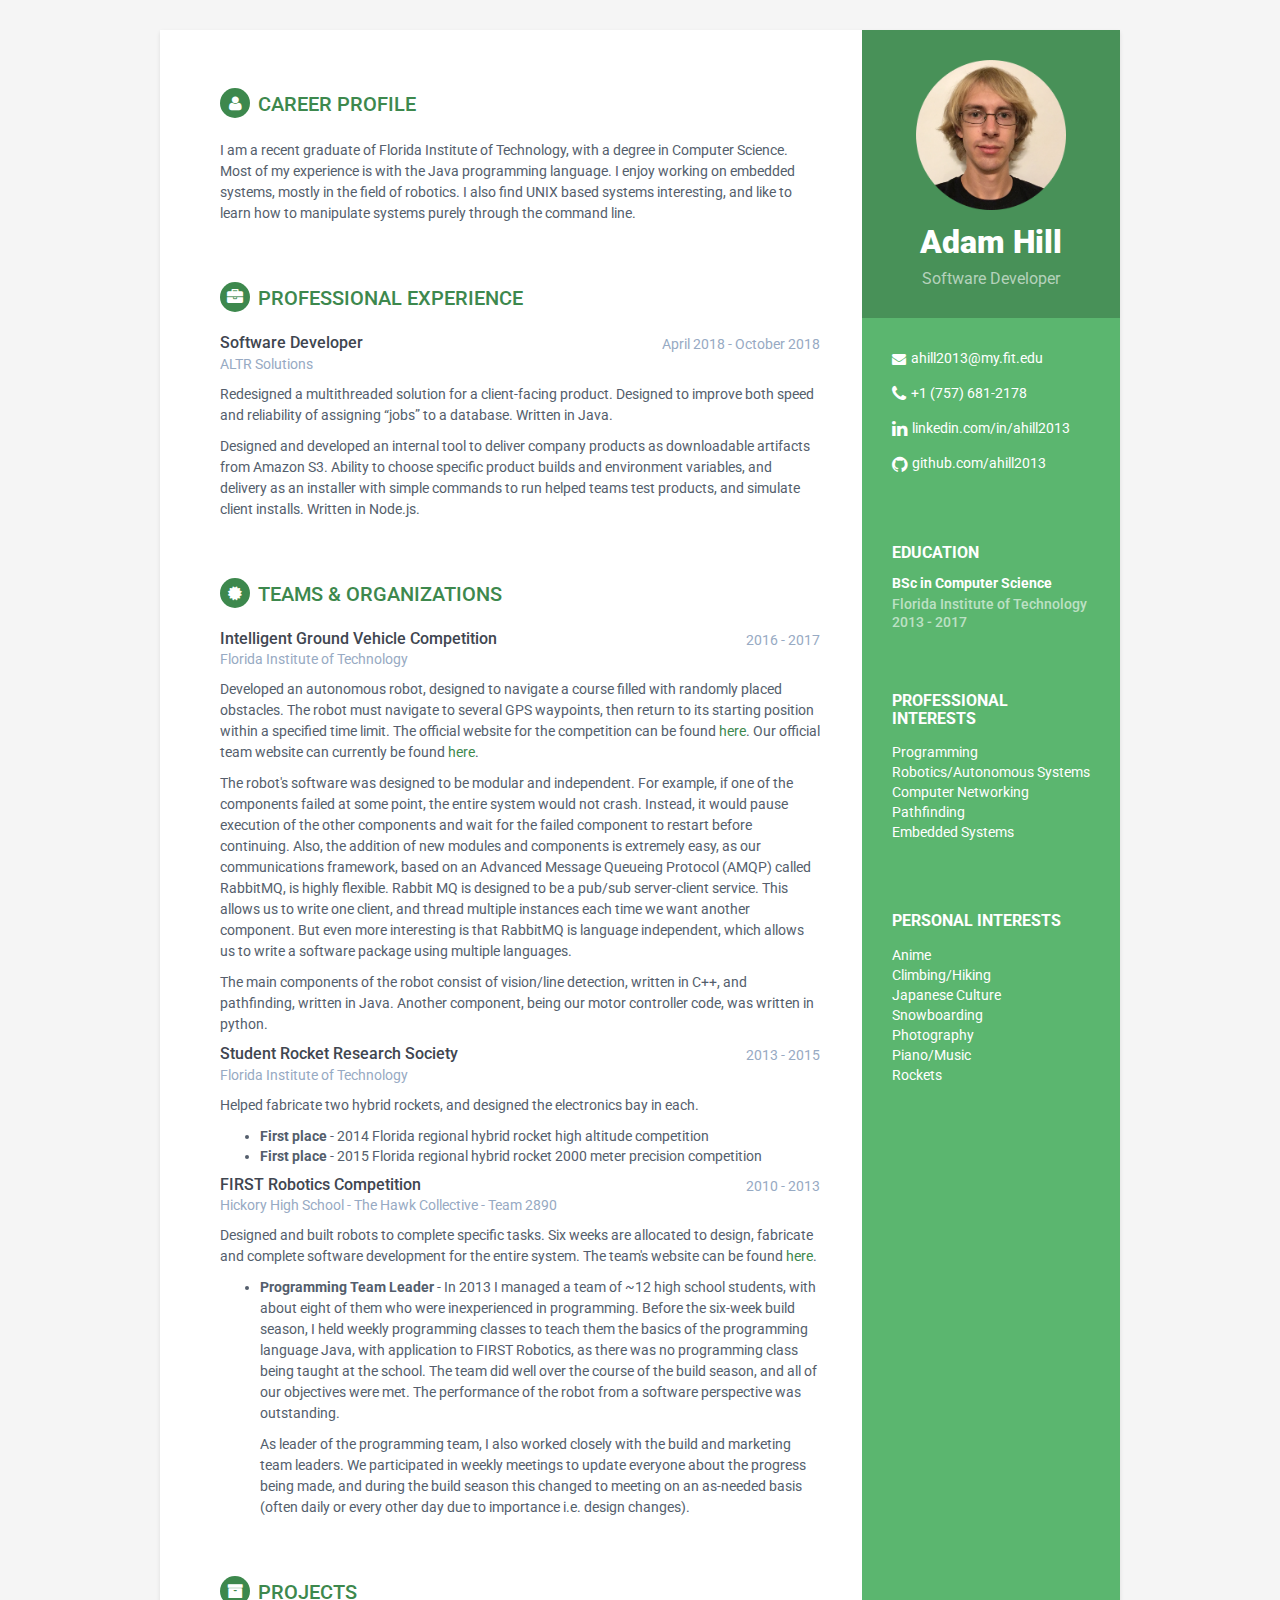
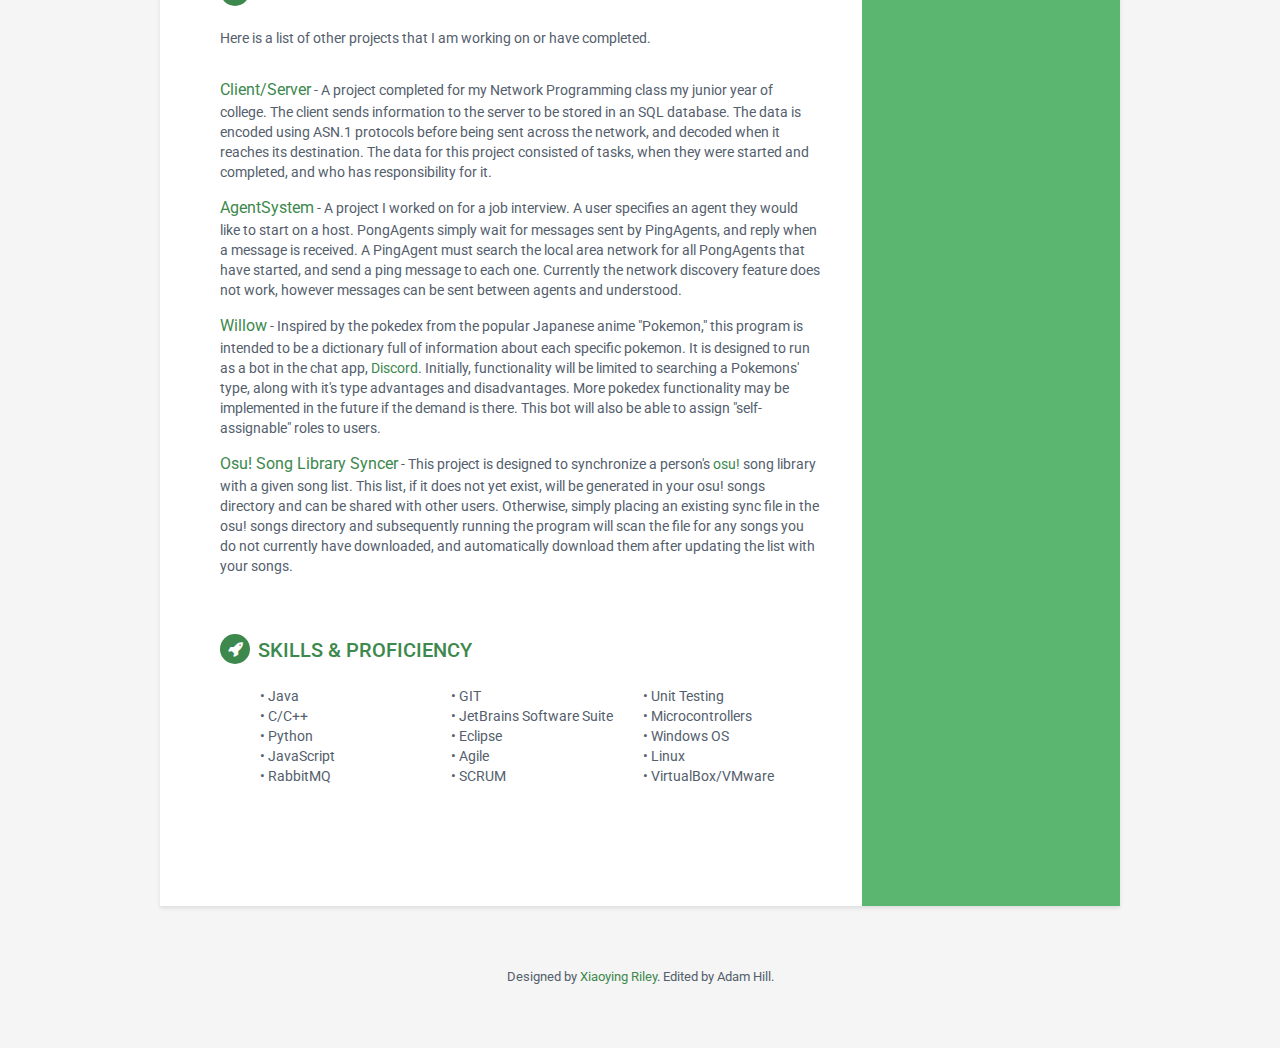
<file: index.html>
<!DOCTYPE html>
<!--[if IE 8]> <html lang="en" class="ie8"> <![endif]-->  
<!--[if IE 9]> <html lang="en" class="ie9"> <![endif]-->  
<!--[if !IE]><!--> <html lang="en"> <!--<![endif]-->  
<head>
    <title>Adam Hill</title>
    <!-- Meta -->
    <meta charset="utf-8">
    <meta http-equiv="X-UA-Compatible" content="IE=edge">
    <meta name="viewport" content="width=device-width, initial-scale=1.0">
    <meta name="description" content="Adam Hill's Resume/Professional Website">
    <meta name="author" content="Xiaoying Riley at 3rd Wave Media, Adam Hill">
    <link rel="shortcut icon" href="favicon.ico">
    <link href='https://fonts.googleapis.com/css?family=Roboto:400,500,400italic,300italic,300,500italic,700,700italic,900,900italic' rel='stylesheet' type='text/css'>
    <!-- Global CSS -->
    <link rel="stylesheet" href="assets/plugins/bootstrap/css/bootstrap.min.css">
    <!-- Plugins CSS -->
    <link rel="stylesheet" href="assets/plugins/font-awesome/css/font-awesome.css">
    
    <!-- Theme CSS -->
    <link id="theme-style" rel="stylesheet" href="assets/css/styles-3.css">
    <!-- HTML5 shim and Respond.js for IE8 support of HTML5 elements and media queries -->
    <!--[if lt IE 9]>
      <script src="https://oss.maxcdn.com/html5shiv/3.7.2/html5shiv.min.js"></script>
      <script src="https://oss.maxcdn.com/respond/1.4.2/respond.min.js"></script>
    <![endif]-->
</head>

<body>
    <div class="wrapper">
        <div class="sidebar-wrapper">
            <div class="profile-container">
                <img class="profile" src="assets/images/profile.png" alt="Profile picture" style="width:150px;height:150px;">
                <h1 class="name">Adam Hill</h1>
                <h3 class="tagline">Software Developer</h3>
            </div><!--//profile-container-->
            
            <div class="contact-container container-block">
                <ul class="list-unstyled contact-list">
                    <li class="email"><i class="fa fa-envelope"></i><a href="mailto: ahill2013@my.fit.edu">ahill2013@my.fit.edu</a></li>
                    <li class="phone"><i class="fa fa-phone"></i><a href="tel:+1 (757) 681-2178">+1 (757) 681-2178</a></li>
                    <!--<li class="website"><i class="fa fa-globe"></i><a href="http://themes.3rdwavemedia.com/website-templates/free-responsive-website-template-for-developers/" target="_blank">portfoliosite.com</a></li>-->
                    <li class="linkedin"><i class="fa fa-linkedin"></i><a href="https://www.linkedin.com/in/ahill2013" target="_blank">linkedin.com/in/ahill2013</a></li>
                    <li class="github"><i class="fa fa-github"></i><a href="https://github.com/ahill2013" target="_blank">github.com/ahill2013</a></li>
                    <!--<li class="twitter"><i class="fa fa-twitter"></i><a href="https://twitter.com/3rdwave_themes" target="_blank">@twittername</a></li>-->
                </ul>
            </div><!--//contact-container-->
            <div class="education-container container-block">
                <h2 class="container-block-title">Education</h2>
                <div class="item">
                    <h4 class="degree">BSc in Computer Science</h4>
                    <h5 class="meta">Florida Institute of Technology</h5>
                    <div class="time">2013 - 2017</div>
                </div><!--//item-->
                <!--<div class="item">-->
                    <!--<h4 class="degree">BSc in Applied Mathematics</h4>-->
                    <!--<h5 class="meta">Bristol University</h5>-->
                    <!--<div class="time">2007 - 2011</div>-->
                <!--</div>&lt;!&ndash;//item&ndash;&gt;-->
            </div><!--//education-container-->
            <!---->
            <!--<div class="languages-container container-block">-->
                <!--<h2 class="container-block-title">Languages</h2>-->
                <!--<ul class="list-unstyled interests-list">-->
                    <!--<li>English <span class="lang-desc">(Native)</span></li>-->
                    <!--<li>French <span class="lang-desc">(Professional)</span></li>-->
                    <!--<li>Spanish <span class="lang-desc">(Professional)</span></li>-->
                <!--</ul>-->
            <!--</div>&lt;!&ndash;//interests&ndash;&gt;-->
            
            <div class="professional-interests-container container-block">
                <h2 class="container-block-title">Professional Interests</h2>
                <ul class="list-unstyled professional-interests-list">
                    <li>Programming</li>
                    <li>Robotics/Autonomous Systems</li>
                    <li>Computer Networking</li>
                    <li>Pathfinding</li>
                    <li>Embedded Systems</li>
                </ul>
            </div><!--//professional-interests-->
            
            <div class="personal-interests-container container-block">
                <h2 class="container-block-title">Personal Interests</h2>
                <ul class="list-unstyled personal-interests-list">
                    <li>Anime</li>
                    <li>Climbing/Hiking</li>
                    <li>Japanese Culture</li>
                    <li>Snowboarding</li>
                    <li>Photography</li>
                    <li>Piano/Music</li>
                    <li>Rockets</li>
                </ul>
            </div><!--//personal-interests-->
            
        </div><!--//sidebar-wrapper-->
        
        <div class="main-wrapper">
            
            <section class="section summary-section">
                <h2 class="section-title"><i class="fa fa-user"></i>Career Profile</h2>
                <div class="summary">
                    <p>I am a recent graduate of Florida Institute of Technology, with a degree in Computer Science. Most of my experience is with the Java programming language. I enjoy working on embedded systems, mostly in the field of robotics. I also find UNIX based systems interesting, and like to learn how to manipulate systems purely through the command line.</p>
                </div><!--//summary-->
            </section><!--//section-->

            <section class="section jobs-section">
                <h2 class="section-title"><i class="fa fa-briefcase"></i>Professional Experience</h2>
                <div class="item">
                    <div class="meta">
                        <div class="upper-row">
                            <h3 class="job-title">Software Developer</h3>
                            <div class="time">April 2018 - October 2018</div>
                        </div>
                        <div class="company">ALTR Solutions</div>
                    </div>
                    <div class="details">
                        <p>Redesigned a multithreaded solution for a client-facing product. Designed to improve both speed and reliability of assigning “jobs” to a database. Written in Java.</p>
                        <p>Designed and developed an internal tool to deliver company products as downloadable artifacts from Amazon S3. Ability to choose specific product builds and environment variables, and delivery as an installer with simple commands to run helped teams test products, and simulate client installs. Written in Node.js.</p>
                    </div>
                </div>
            </section>
            
            <section class="section teams-section">
                <h2 class="section-title"><i class="fa fa-certificate"></i>Teams &amp; Organizations</h2>
                
                <div class="item">
                    <div class="meta">
                        <div class="upper-row">
                            <h3 class="job-title">Intelligent Ground Vehicle Competition</h3>
                            <div class="time">2016 - 2017</div>
                        </div><!--//upper-row-->
                        <div class="company">Florida Institute of Technology</div>
                    </div><!--//meta-->
                    <div class="details">
                        <p>Developed an autonomous robot, designed to navigate a course filled with randomly placed obstacles. The robot must navigate to several GPS waypoints, then return to its starting position within a specified time limit. The official website for the competition can be found <a href="http://www.igvc.org" target="_blank">here</a>. Our official team website can currently be found <a href="https://fit-igvc.github.io" target="_blank">here</a>.</p>  
                        <p>The robot's software was designed to be modular and independent. For example, if one of the components failed at some point, the entire system would not crash. Instead, it would pause execution of the other components and wait for the failed component to restart before continuing. Also, the addition of new modules and components is extremely easy, as our communications framework, based on an Advanced Message Queueing Protocol (AMQP) called RabbitMQ, is highly flexible. Rabbit MQ is designed to be a pub/sub server-client service. This allows us to write one client, and thread multiple instances each time we want another component. But even more interesting is that RabbitMQ is language independent, which allows us to write a software package using multiple languages.</p>
                        <p>The main components of the robot consist of vision/line detection, written in C++, and pathfinding, written in Java. Another component, being our motor controller code, was written in python.</p>
                    </div><!--//details-->
                </div><!--//item-->

                <div class="item">
                    <div class="meta">
                        <div class="upper-row">
                            <h3 class="job-title">Student Rocket Research Society</h3>
                            <div class="time">2013 - 2015</div>
                        </div><!--//upper-row-->
                        <div class="company">Florida Institute of Technology</div>
                    </div><!--//meta-->
                    <div class="details">
                        <p>Helped fabricate two hybrid rockets, and designed the electronics bay in each.</p>
                        <ul style="list-style-type:disc">
                            <li><b>First place</b> - 2014 Florida regional hybrid rocket high altitude competition</li>
                            <li><b>First place</b> - 2015 Florida regional hybrid rocket 2000 meter precision competition</li>
                        </ul>
                        
                    </div><!--//details-->
                </div><!--//item-->
                
                <div class="item">
                    <div class="meta">
                        <div class="upper-row">
                            <h3 class="job-title">FIRST Robotics Competition</h3>
                            <div class="time">2010 - 2013</div>
                        </div><!--//upper-row-->
                        <div class="company">Hickory High School - The Hawk Collective - Team 2890</div>
                    </div><!--//meta-->
                    <div class="details">
                        <p>Designed and built robots to complete specific tasks. Six weeks are allocated to design, fabricate and complete software development for the entire system. The team's website can be found <a href="http://hawkcollective2890.com/" target="_blank">here</a>.</p>
                        <ul style="list-style-type:disc">
                            <li>
                                <p><b>Programming Team Leader</b> - In 2013 I managed a team of ~12 high school students, with about eight of them who were inexperienced in programming. Before the six-week build season, I held weekly programming classes to teach them the basics of the programming language Java, with application to FIRST Robotics, as there was no programming class being taught at the school. The team did well over the course of the build season, and all of our objectives were met. The performance of the robot from a software perspective was outstanding.</p>
                                <p>As leader of the programming team, I also worked closely with the build and marketing team leaders. We participated in weekly meetings to update everyone about the progress being made, and during the build season this changed to meeting on an as-needed basis (often daily or every other day due to importance i.e. design changes).
                            </li>
                        </ul>
                    </div><!--//details-->
                </div><!--//item-->
                
            </section><!--//section-->
            
            <section class="section projects-section">
                <h2 class="section-title"><i class="fa fa-archive"></i>Projects</h2>
                <div class="intro">
                    <p>Here is a list of other projects that I am working on or have completed.</p>
                </div><!--//intro-->
                <div class="item">
                    <span class="project-title"><a href="https://github.com/ahill2013/cse4232" target="_blank">Client/Server</a></span> - <span class="project-tagline">A project completed for my Network Programming class my junior year of college. The client sends information to the server to be stored in an SQL database. The data is encoded using ASN.1 protocols before being sent across the network, and decoded when it reaches its destination. The data for this project consisted of tasks, when they were started and completed, and who has responsibility for it.</span>
                </div><!--//item-->
                <div class="item">
                    <span class="project-title"><a href="https://github.com/ahill2013/AgentSystem" target="_blank">AgentSystem</a></span> - <span class="project-tagline">A project I worked on for a job interview. A user specifies an agent they would like to start on a host. PongAgents simply wait for messages sent by PingAgents, and reply when a message is received. A PingAgent must search the local area network for all PongAgents that have started, and send a ping message to each one. Currently the network discovery feature does not work, however messages can be sent between agents and understood.</span>
                </div><!--//item-->
                <div class="item">
                    <span class="project-title"><a href="http://github.com/ahill2013/willow" target="_blank">Willow</a></span> - <span class="project-tagline">Inspired by the pokedex from the popular Japanese anime "Pokemon," this program is intended to be a dictionary full of information about each specific pokemon. It is designed to run as a bot in the chat app, <a href="https://discordapp.com/" target="_blank">Discord</a>. Initially, functionality will be limited to searching a Pokemons' type, along with it's type advantages and disadvantages. More pokedex functionality may be implemented in the future if the demand is there. This bot will also be able to assign "self-assignable" roles to users.</span>
                </div><!--//item-->
                <div class="item">
                    <span class="project-title"><a href="https://github.com/ahill2013/osu-library-syncer" target="_blank">Osu! Song Library Syncer</a></span> - <span class="project-tagline">This project is designed to synchronize a person's <a href="https://osu.ppy.sh" target="_blank">osu!</a> song library with a given song list. This list, if it does not yet exist, will be generated in your osu! songs directory and can be shared with other users. Otherwise, simply placing an existing sync file in the osu! songs directory and subsequently running the program will scan the file for any songs you do not currently have downloaded, and automatically download them after updating the list with your songs.</span>
                </div><!--//item-->
<!--                <div class="item">
                    <span class="project-title"><a href="http://themes.3rdwavemedia.com/website-templates/responsive-bootstrap-theme-for-mobile-apps-delta/" target="_blank">Delta</a></span> - <span class="project-tagline">A responsive Bootstrap one page theme designed to help app developers promote their mobile apps</span>
                </div><!--//item-->
            </section><!--//section-->
            
            <section class="skills-section section">
                <h2 class="section-title"><i class="fa fa-rocket"></i>Skills &amp; Proficiency</h2>
                <div class="skillset">
<!--                    <div class="item">
                        <h3 class="level-title">Python &amp; Django</h3>
                        <div class="level-bar">
                            <div class="level-bar-inner" data-level="98%">
                            </div>
                        </div><!--//level-bar-->
<!--                    </div><!--//item-->
                    
<!--                    <div class="item">
                        <h3 class="level-title">Javascript &amp; jQuery</h3>
                        <div class="level-bar">
                            <div class="level-bar-inner" data-level="98%">
                            </div>
                        </div><!--//level-bar-->                                 
<!--                    </div><!--//item-->
                    
<!--                    <div class="item">
                        <h3 class="level-title">Angular</h3>
                        <div class="level-bar">
                            <div class="level-bar-inner" data-level="98%">
                            </div>                                      
                        </div><!--//level-bar-->                                 
<!--                    </div><!--//item-->
                    
<!--                    <div class="item">
                        <h3 class="level-title">HTML5 &amp; CSS</h3>
                        <div class="level-bar">
                            <div class="level-bar-inner" data-level="95%">
                            </div>                                      
                        </div><!--//level-bar-->                                 
<!--                    </div><!--//item-->
                    
<!--                    <div class="item">
                        <h3 class="level-title">Ruby on Rails</h3>
                        <div class="level-bar">
                            <div class="level-bar-inner" data-level="85%">
                            </div>                                      
                        </div><!--//level-bar-->                                 
<!--                    </div><!--//item-->
                    
<!--                    <div class="item">
                        <h3 class="level-title">Sketch &amp; Photoshop</h3>
                        <div class="level-bar">
                            <div class="level-bar-inner" data-level="60%">
                            </div>                                      
                        </div><!--//level-bar-->                                 
<!--                    </div><!--//item-->
                    <ul>
                        <li>Java</li>
                        <li>C/C++</li>
                        <li>Python</li>
                        <li>JavaScript</li>
                        <li>RabbitMQ</li>
                        <li>GIT</li>
                        <li>JetBrains Software Suite</li>
                        <li>Eclipse</li>
                        <li>Agile</li>
                        <li>SCRUM</li>
                        <li>Unit Testing</li>
                        <li>Microcontrollers</li>
                        <li>Windows OS</li>
                        <li>Linux</li>
                        <li>VirtualBox/VMware</li>
                    </ul>
                </div>  
            </section><!--//skills-section-->
            
        </div><!--//main-body-->
    </div>
 
    <footer class="footer">
        <div class="text-center">
                <!--/* This template is released under the Creative Commons Attribution 3.0 License. Please keep the attribution link below when using for your own project. Thank you for your support. :) If you'd like to use the template without the attribution, you can check out other license options via our website: themes.3rdwavemedia.com */-->
                <small class="copyright">Designed <!--with <i class="fa fa-heart"></i> -->by <a href="http://themes.3rdwavemedia.com" target="_blank">Xiaoying Riley</a>. Edited by Adam Hill.</small>
        </div><!--//container-->
    </footer><!--//footer-->
 
    <!-- Javascript -->          
    <script type="text/javascript" src="assets/plugins/jquery-1.11.3.min.js"></script>
    <script type="text/javascript" src="assets/plugins/bootstrap/js/bootstrap.min.js"></script>    
    <!-- custom js -->
    <script type="text/javascript" src="assets/js/main.js"></script>            
</body>
</html>
</file>
<file: assets/css/styles-3.css>
/*   
 * Template Name: Orbit - Responsive Resume/CV Template for Developers
 * Version: 1.0
 * Author: Xiaoying Riley
 * Twitter: @3rdwave_themes
 * License: Creative Commons Attribution 3.0 License
 * Website: http://themes.3rdwavemedia.com/
*/
/* styles-3.css */
/* ======= Base ======= */
body {
  font-family: 'Roboto', sans-serif;
  color: #545E6C;
  background: #f5f5f5;
  font-size: 14px;
  padding: 30px;
  -webkit-font-smoothing: antialiased;
  -moz-osx-font-smoothing: grayscale;
}
h1,
h2,
h3,
h4,
h5,
h6 {
  font-weight: 700;
}
a {
  color: #3d884d;
  -webkit-transition: all 0.4s ease-in-out;
  -moz-transition: all 0.4s ease-in-out;
  -ms-transition: all 0.4s ease-in-out;
  -o-transition: all 0.4s ease-in-out;
}
a:hover {
  text-decoration: underline;
  color: #25532f;
}
a:focus {
  text-decoration: none;
}
p {
  line-height: 1.5;
}
.wrapper {
  background: #5BB66F;
  max-width: 960px;
  margin: 0 auto;
  position: relative;
  -webkit-box-shadow: 0px 2px 4px rgba(0, 0, 0, 0.1);
  -moz-box-shadow: 0px 2px 4px rgba(0, 0, 0, 0.1);
  box-shadow: 0px 2px 4px rgba(0, 0, 0, 0.1);
}
.sidebar-wrapper {
  background: #5BB66F;
  position: absolute;
  right: 0;
  width: 258px;
  height: 100%;
  min-height: 800px;
  color: #fff;
}
.sidebar-wrapper a {
  color: #fff;
}
.sidebar-wrapper .profile-container {
  padding: 30px;
  background: rgba(0, 0, 0, 0.2);
  text-align: center;
  color: #fff;
}
.sidebar-wrapper .name {
  font-size: 32px;
  font-weight: 900;
  margin-top: 0;
  margin-bottom: 10px;
}
.sidebar-wrapper .tagline {
  color: rgba(255, 255, 255, 0.6);
  font-size: 16px;
  font-weight: 400;
  margin-top: 0;
  margin-bottom: 0;
}
.sidebar-wrapper .profile {
  margin-bottom: 15px;
}
.sidebar-wrapper .contact-list .fa {
  margin-right: 5px;
  font-size: 18px;
  vertical-align: middle;
}
.sidebar-wrapper .contact-list li {
  margin-bottom: 15px;
}
.sidebar-wrapper .contact-list li:last-child {
  margin-bottom: 0;
}
.sidebar-wrapper .contact-list .email .fa {
  font-size: 14px;
}
.sidebar-wrapper .container-block {
  padding: 30px;
}
.sidebar-wrapper .container-block-title {
  text-transform: uppercase;
  font-size: 16px;
  font-weight: 700;
  margin-top: 0;
  margin-bottom: 15px;
}
.sidebar-wrapper .degree {
  font-size: 14px;
  margin-top: 0;
  margin-bottom: 5px;
}
.sidebar-wrapper .education-container .item {
  margin-bottom: 15px;
}
.sidebar-wrapper .education-container .item:last-child {
  margin-bottom: 0;
}
.sidebar-wrapper .education-container .meta {
  color: rgba(255, 255, 255, 0.6);
  font-weight: 500;
  margin-bottom: 0px;
  margin-top: 0;
}
.sidebar-wrapper .education-container .time {
  color: rgba(255, 255, 255, 0.6);
  font-weight: 500;
  margin-bottom: 0px;
}
.sidebar-wrapper .languages-container .lang-desc {
  color: rgba(255, 255, 255, 0.6);
}
.sidebar-wrapper .languages-list {
  margin-bottom: 0;
}
.sidebar-wrapper .languages-list li {
  margin-bottom: 10px;
}
.sidebar-wrapper .languages-list li:last-child {
  margin-bottom: 0;
}
.sidebar-wrapper .interests-list {
  margin-bottom: 0;
}
.sidebar-wrapper .interests-list li {
  margin-bottom: 10px;
}
.sidebar-wrapper .interests-list li:last-child {
  margin-bottom: 0;
}
.main-wrapper {
  background: #fff;
  padding: 60px;
  padding-right: 300px;
}
.main-wrapper .section-title {
  text-transform: uppercase;
  font-size: 20px;
  font-weight: 500;
  color: #3d884d;
  position: relative;
  margin-top: 0;
  margin-bottom: 20px;
}
.main-wrapper .section-title .fa {
  width: 30px;
  height: 30px;
  margin-right: 8px;
  display: inline-block;
  color: #fff;
  -webkit-border-radius: 50%;
  -moz-border-radius: 50%;
  -ms-border-radius: 50%;
  -o-border-radius: 50%;
  border-radius: 50%;
  -moz-background-clip: padding;
  -webkit-background-clip: padding-box;
  background-clip: padding-box;
  background: #3d884d;
  text-align: center;
  padding-top: 8px;
  font-size: 16px;
  position: relative;
  top: -2px;
}
.main-wrapper .section {
  margin-bottom: 60px;
}
.main-wrapper .experiences-section .item {
  margin-bottom: 30px;
}
.main-wrapper .upper-row {
  position: relative;
  overflow: hidden;
  margin-bottom: 2px;
}
.main-wrapper .job-title {
  color: #3F4650;
  font-size: 16px;
  margin-top: 0;
  margin-bottom: 0;
  font-weight: 500;
}
.main-wrapper .time {
  position: absolute;
  right: 0;
  top: 0;
  color: #97AAC3;
}
.main-wrapper .company {
  margin-bottom: 10px;
  color: #97AAC3;
}
.main-wrapper .project-title {
  font-size: 16px;
  font-weight: 400;
  margin-top: 0;
  margin-bottom: 5px;
}
.main-wrapper .projects-section .intro {
  margin-bottom: 30px;
}
.main-wrapper .projects-section .item {
  margin-bottom: 15px;
}
.skillset ul {
  list-style-type: none;
  list-style-position: inside;
  columns: 3 162px;
  -webkit-columns: 3 162px;
  -moz-columns: 3 162px;
}
.skillset li:before {
  content: "• ";
}
.skillset .item {
  margin-bottom: 15px;
  overflow: hidden;
}
.skillset .level-title {
  font-size: 14px;
  margin-top: 0;
  margin-bottom: 12px;
}
.skillset .level-bar {
  height: 12px;
  background: #f5f5f5;
}
.skillset .level-bar-inner {
  height: 12px;
  background: #90ce9d;
}
.footer {
  padding: 30px;
  padding-top: 60px;
}
.footer .copyright {
  line-height: 1.6;
  color: #545E6C;
  font-size: 13px;
}
.footer .fa-heart {
  color: #fb866a;
}
/* Extra small devices (phones, less than 768px) */
@media (max-width: 767px) {
  .sidebar-wrapper {
    position: static;
    width: inherit;
  }
  .main-wrapper {
    padding: 30px;
  }
  .main-wrapper .time {
    position: static;
    display: block;
    margin-top: 5px;
  }
  .main-wrapper .upper-row {
    margin-bottom: 0;
  }
}
/* Small devices (tablets, 768px and up) */
/* Medium devices (desktops, 992px and up) */
@media (min-width: 992px) {
  .skillset .level-title {
    display: inline-block;
    float: left;
    width: 30%;
    margin-bottom: 0;
  }
  .skillset .level-bar {
    display: inline-block;
    width: 70%;
    float: left;
    position: relative;
    top: 1px;
  }
}
/* Large devices (large desktops, 1200px and up) */
/* Ex-Large devices (large desktops, 1200px and up) */
</file>
